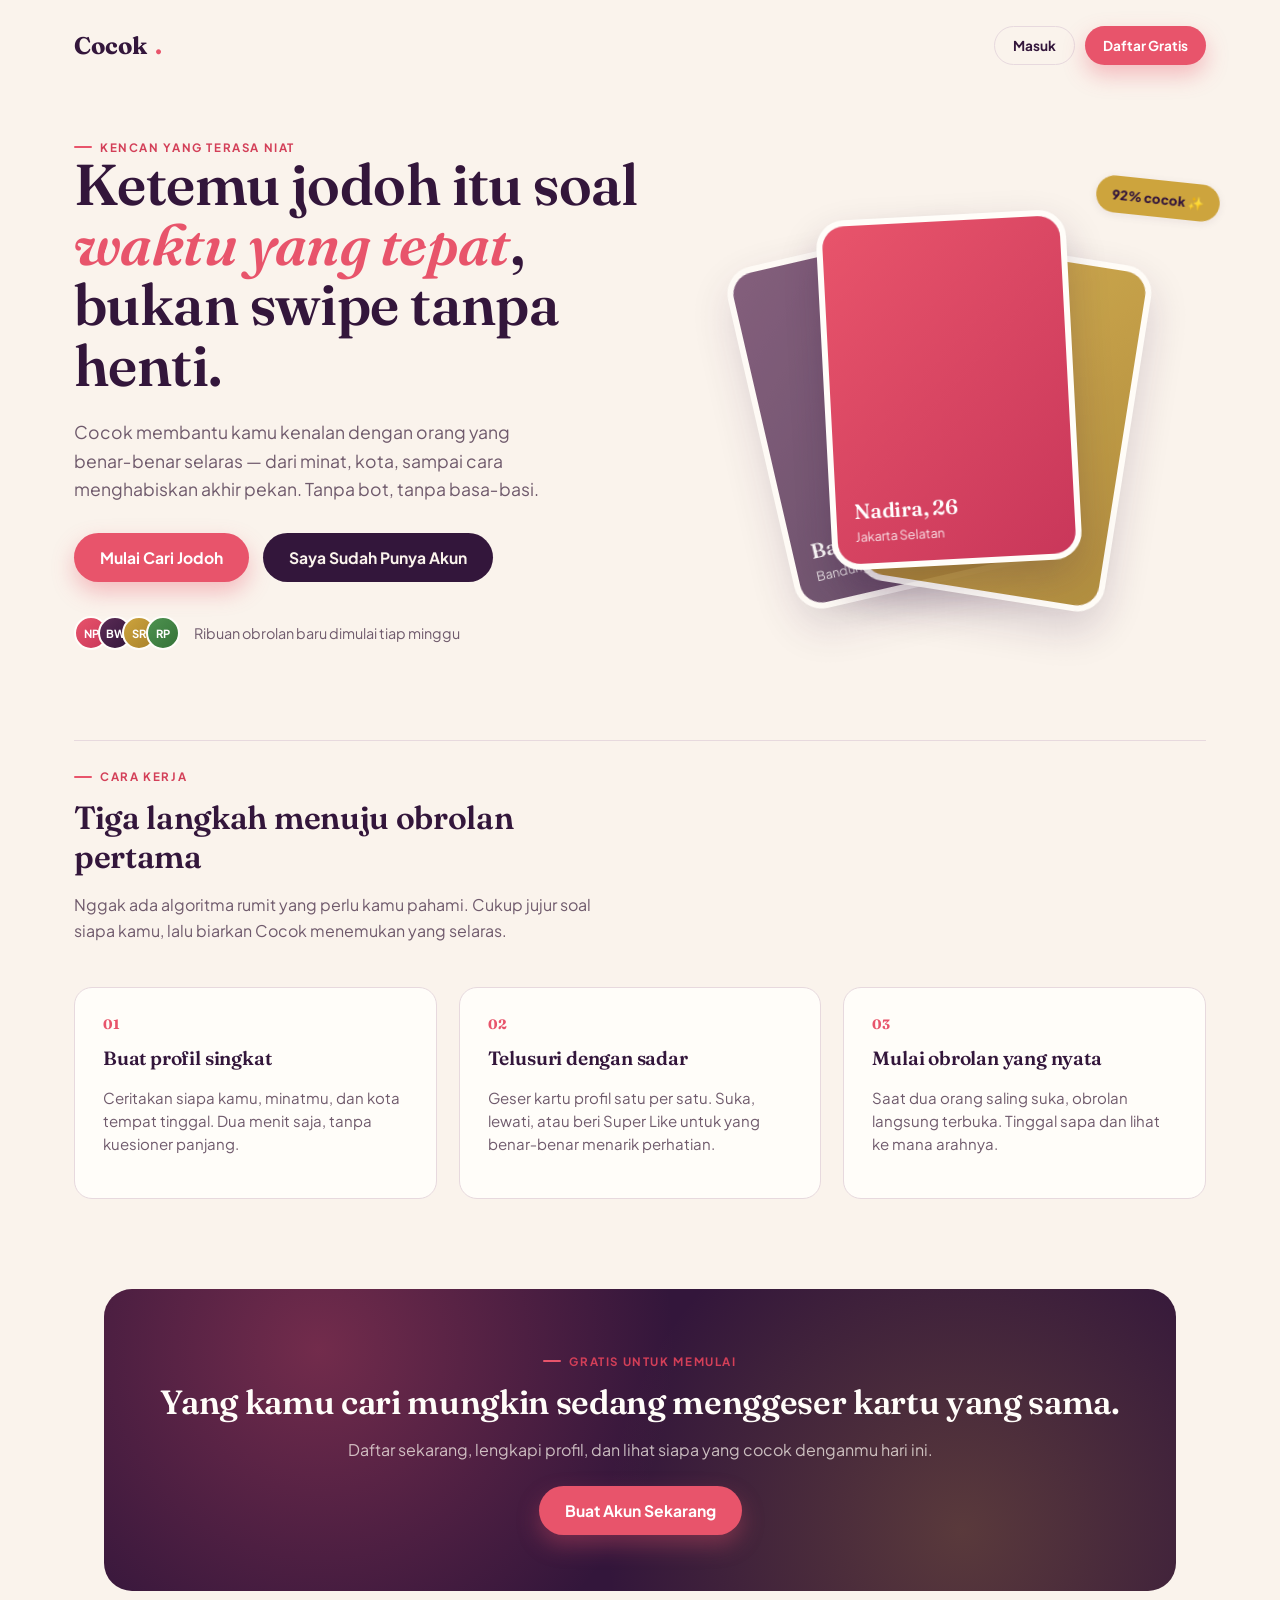
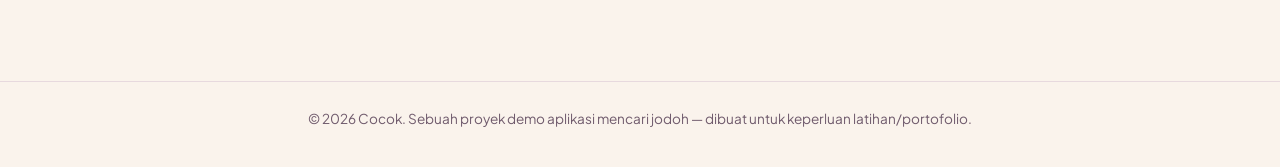
<file: index.html>
<!DOCTYPE html>
<html lang="id">
<head>
<meta charset="UTF-8" />
<meta name="viewport" content="width=device-width, initial-scale=1.0" />
<title>Cocok — Temukan yang Cocok, Bukan yang Instan</title>
<link rel="stylesheet" href="css/style.css" />
</head>
<body>

<div class="wrap">
  <nav class="landing-nav">
    <div class="logo">Cocok<span class="dot">.</span></div>
    <div style="display:flex; gap:10px;">
      <a href="pages/login.html" class="btn btn-outline btn-sm">Masuk</a>
      <a href="pages/register.html" class="btn btn-primary btn-sm">Daftar Gratis</a>
    </div>
  </nav>

  <section class="hero">
    <div>
      <span class="eyebrow">Kencan yang terasa niat</span>
      <h1>Ketemu jodoh itu soal <em>waktu yang tepat</em>,<br/>bukan swipe tanpa henti.</h1>
      <p class="lede">Cocok membantu kamu kenalan dengan orang yang benar‑benar selaras — dari minat, kota, sampai cara menghabiskan akhir pekan. Tanpa bot, tanpa basa‑basi.</p>
      <div class="hero-actions">
        <a href="pages/register.html" class="btn btn-primary">Mulai Cari Jodoh</a>
        <a href="pages/login.html" class="btn btn-dark">Saya Sudah Punya Akun</a>
      </div>
      <div class="trust-row">
        <div class="avatar-cluster">
          <div class="mini-avatar" style="background:linear-gradient(135deg,#E8546B,#C9375A)">NP</div>
          <div class="mini-avatar" style="background:linear-gradient(135deg,#5B2C56,#33163B)">BW</div>
          <div class="mini-avatar" style="background:linear-gradient(135deg,#CDA43D,#A9822B)">SR</div>
          <div class="mini-avatar" style="background:linear-gradient(135deg,#4E9350,#357238)">RP</div>
        </div>
        <span>Ribuan obrolan baru dimulai tiap minggu</span>
      </div>
    </div>

    <div class="card-stack">
      <div class="stack-badge">92% cocok ✨</div>
      <div class="stack-card back-2">
        <div class="avatar-fill" style="background:linear-gradient(135deg,#5B2C56,#33163B)">
          <div><h4>Bagas, 29</h4><span>Bandung</span></div>
        </div>
      </div>
      <div class="stack-card back-1">
        <div class="avatar-fill" style="background:linear-gradient(135deg,#CDA43D,#A9822B)">
          <div><h4>Salsa, 24</h4><span>Surabaya</span></div>
        </div>
      </div>
      <div class="stack-card front">
        <div class="avatar-fill" style="background:linear-gradient(135deg,#E8546B,#C9375A)">
          <div><h4>Nadira, 26</h4><span>Jakarta Selatan</span></div>
        </div>
      </div>
    </div>
  </section>

  <section class="features">
    <div class="features-head">
      <span class="eyebrow">Cara kerja</span>
      <h2>Tiga langkah menuju obrolan pertama</h2>
      <p>Nggak ada algoritma rumit yang perlu kamu pahami. Cukup jujur soal siapa kamu, lalu biarkan Cocok menemukan yang selaras.</p>
    </div>
    <div class="feature-grid">
      <div class="feature-card">
        <span class="num">01</span>
        <h3>Buat profil singkat</h3>
        <p>Ceritakan siapa kamu, minatmu, dan kota tempat tinggal. Dua menit saja, tanpa kuesioner panjang.</p>
      </div>
      <div class="feature-card">
        <span class="num">02</span>
        <h3>Telusuri dengan sadar</h3>
        <p>Geser kartu profil satu per satu. Suka, lewati, atau beri Super Like untuk yang benar‑benar menarik perhatian.</p>
      </div>
      <div class="feature-card">
        <span class="num">03</span>
        <h3>Mulai obrolan yang nyata</h3>
        <p>Saat dua orang saling suka, obrolan langsung terbuka. Tinggal sapa dan lihat ke mana arahnya.</p>
      </div>
    </div>
  </section>
</div>

<div class="cta-band">
  <span class="eyebrow">Gratis untuk memulai</span>
  <h2>Yang kamu cari mungkin sedang menggeser kartu yang sama.</h2>
  <p>Daftar sekarang, lengkapi profil, dan lihat siapa yang cocok denganmu hari ini.</p>
  <a href="pages/register.html" class="btn btn-primary">Buat Akun Sekarang</a>
</div>

<footer class="site-footer">
  © 2026 Cocok. Sebuah proyek demo aplikasi mencari jodoh — dibuat untuk keperluan latihan/portofolio.
</footer>

</body>
</html>
</file>
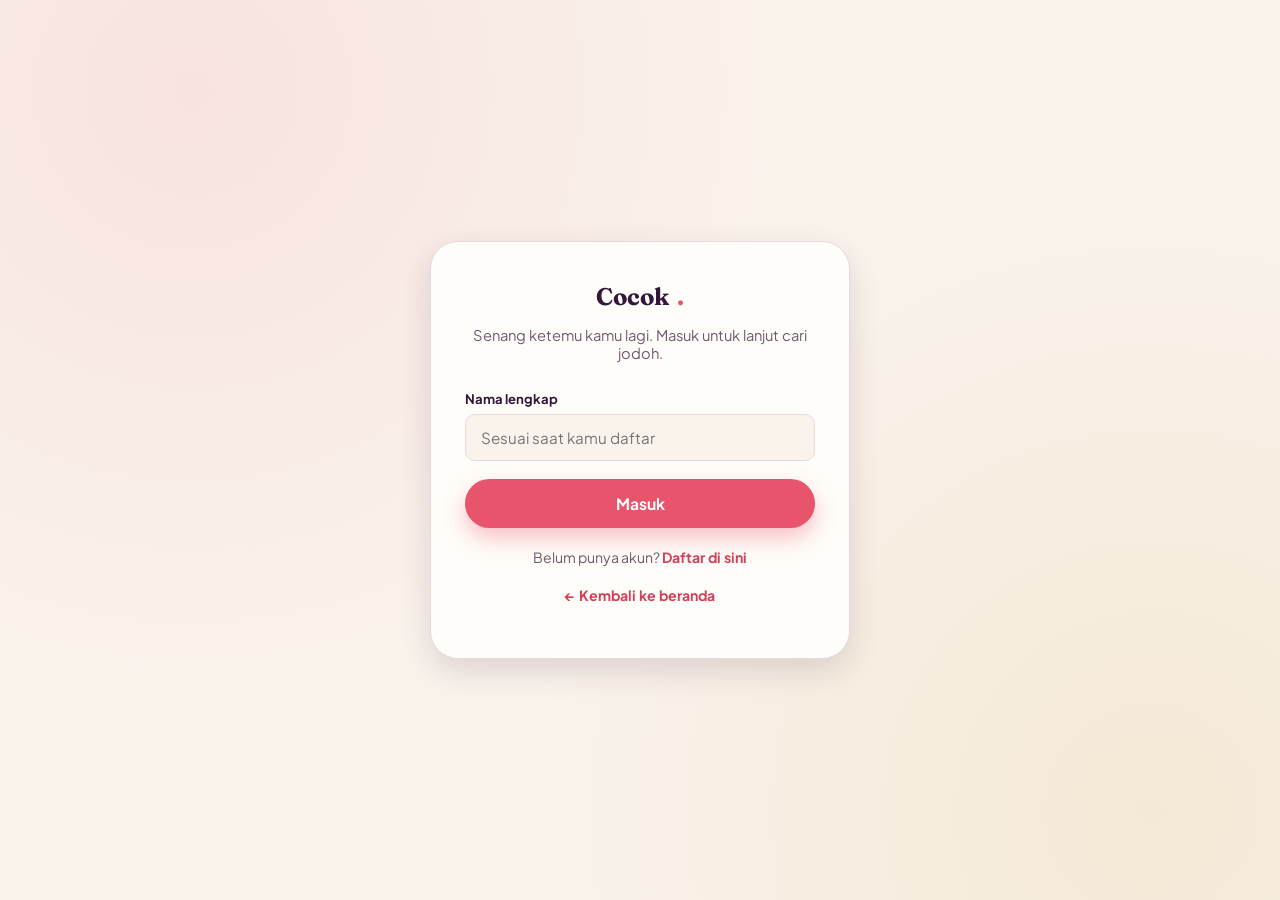
<file: pages/chat.html>
<!DOCTYPE html>
<html lang="id">
<head>
<meta charset="UTF-8" />
<meta name="viewport" content="width=device-width, initial-scale=1.0" />
<title>Obrolan — Cocok</title>
<link rel="stylesheet" href="../css/style.css" />
</head>
<body>

<div class="app-shell">

  <header class="chat-header" id="chatHeader">
    <a href="matches.html" class="icon-btn" style="border:none;" title="Kembali">
      <svg viewBox="0 0 24 24" fill="none" stroke="currentColor" stroke-width="2" stroke-linecap="round" stroke-linejoin="round"><line x1="19" y1="12" x2="5" y2="12"></line><polyline points="12 19 5 12 12 5"></polyline></svg>
    </a>
    <div class="circle-avatar" id="headerAvatar"></div>
    <div>
      <h4 id="headerName"></h4>
      <span class="status">Aktif sekarang</span>
    </div>
  </header>

  <main class="app-main" style="padding-bottom:90px;">
    <div class="chat-thread" id="chatThread"></div>
  </main>

  <div class="chat-input-bar">
    <input type="text" id="chatInput" placeholder="Tulis pesan..." autocomplete="off" />
    <button class="send-btn" id="sendBtn" title="Kirim">
      <svg viewBox="0 0 24 24" fill="currentColor" stroke="none"><path d="M22 2 11 13"></path><path d="M22 2 15 22 11 13 2 9 22 2z"></path></svg>
    </button>
  </div>
</div>

<script src="../js/data.js"></script>
<script src="../js/app.js"></script>
<script>
  const user = requireAuth('login.html');

  const params = new URLSearchParams(window.location.search);
  const profileId = params.get('id');
  const profile = findProfile(profileId);

  if (!profile || !isMatch(profileId)) {
    window.location.href = 'matches.html';
  }

  document.getElementById('headerAvatar').style.cssText += avatarStyle(profile.id);
  document.getElementById('headerAvatar').textContent = initialsOf(profile.name);
  document.getElementById('headerName').textContent = profile.name;

  const thread = document.getElementById('chatThread');

  function renderThread() {
    const messages = getChat(profileId);
    thread.innerHTML = '<div class="chat-day">Kalian baru saja cocok 🎉</div>';
    messages.forEach((m) => {
      const bubble = document.createElement('div');
      bubble.className = 'bubble ' + (m.from === 'me' ? 'me' : 'them');
      bubble.textContent = m.text;
      thread.appendChild(bubble);
    });
    thread.scrollTop = thread.scrollHeight;
    // pastikan main scroll ke bawah juga
    window.scrollTo(0, document.body.scrollHeight);
  }

  function sendMessage() {
    const input = document.getElementById('chatInput');
    const text = input.value.trim();
    if (!text) return;
    pushMessage(profileId, 'me', text);
    input.value = '';
    renderThread();

    // Balasan otomatis untuk simulasi obrolan
    setTimeout(() => {
      pushMessage(profileId, 'them', randomAutoReply());
      renderThread();
    }, 900 + Math.random() * 700);
  }

  document.getElementById('sendBtn').addEventListener('click', sendMessage);
  document.getElementById('chatInput').addEventListener('keydown', (e) => {
    if (e.key === 'Enter') sendMessage();
  });

  renderThread();
</script>
</body>
</html>
</file>
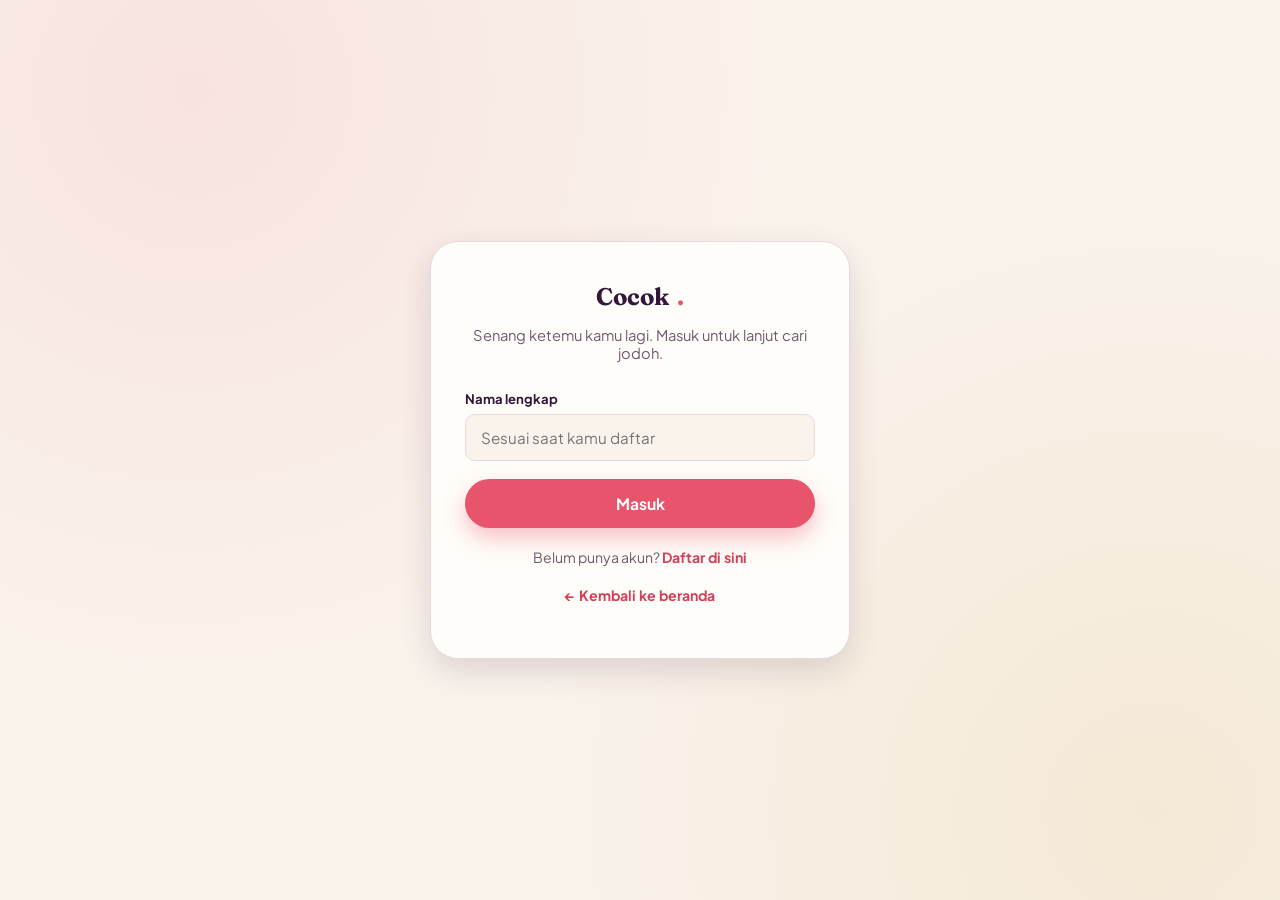
<file: pages/discover.html>
<!DOCTYPE html>
<html lang="id">
<head>
<meta charset="UTF-8" />
<meta name="viewport" content="width=device-width, initial-scale=1.0" />
<title>Jelajahi — Cocok</title>
<link rel="stylesheet" href="../css/style.css" />
</head>
<body>

<div class="app-shell">

  <header class="app-topbar">
    <div class="logo">Cocok<span class="dot">.</span></div>
    <a href="profile.html" class="icon-btn" title="Profil saya">
      <svg viewBox="0 0 24 24" fill="none" stroke="currentColor" stroke-width="2" stroke-linecap="round" stroke-linejoin="round"><path d="M20 21v-2a4 4 0 0 0-4-4H8a4 4 0 0 0-4 4v2"></path><circle cx="12" cy="7" r="4"></circle></svg>
    </a>
  </header>

  <main class="app-main">
    <div class="discover-stage" id="discoverStage">
      <!-- kartu profil dirender oleh JS -->
    </div>

    <div class="swipe-actions">
      <button class="swipe-btn pass" id="btnPass" title="Lewati">
        <svg viewBox="0 0 24 24" fill="none" stroke="currentColor" stroke-width="2.5" stroke-linecap="round" stroke-linejoin="round"><line x1="18" y1="6" x2="6" y2="18"></line><line x1="6" y1="6" x2="18" y2="18"></line></svg>
      </button>
      <button class="swipe-btn like" id="btnLike" title="Suka">
        <svg viewBox="0 0 24 24" fill="currentColor" stroke="none"><path d="M20.84 4.61a5.5 5.5 0 0 0-7.78 0L12 5.67l-1.06-1.06a5.5 5.5 0 0 0-7.78 7.78l1.06 1.06L12 21.23l7.78-7.78 1.06-1.06a5.5 5.5 0 0 0 0-7.78z"></path></svg>
      </button>
      <button class="swipe-btn super" id="btnSuper" title="Super Like">
        <svg viewBox="0 0 24 24" fill="currentColor" stroke="none"><polygon points="12 2 15.09 8.26 22 9.27 17 14.14 18.18 21.02 12 17.77 5.82 21.02 7 14.14 2 9.27 8.91 8.26 12 2"></polygon></svg>
      </button>
    </div>
  </main>

  <nav class="bottom-nav">
    <a href="discover.html" class="nav-item active">
      <svg viewBox="0 0 24 24" fill="none" stroke="currentColor" stroke-width="2" stroke-linecap="round" stroke-linejoin="round"><circle cx="12" cy="12" r="10"></circle><polygon points="16.24 7.76 14.12 14.12 7.76 16.24 9.88 9.88 16.24 7.76"></polygon></svg>
      Jelajah
    </a>
    <a href="matches.html" class="nav-item">
      <svg viewBox="0 0 24 24" fill="none" stroke="currentColor" stroke-width="2" stroke-linecap="round" stroke-linejoin="round"><path d="M20.84 4.61a5.5 5.5 0 0 0-7.78 0L12 5.67l-1.06-1.06a5.5 5.5 0 0 0-7.78 7.78l1.06 1.06L12 21.23l7.78-7.78 1.06-1.06a5.5 5.5 0 0 0 0-7.78z"></path></svg>
      Cocok
    </a>
    <a href="matches.html" class="nav-item">
      <svg viewBox="0 0 24 24" fill="none" stroke="currentColor" stroke-width="2" stroke-linecap="round" stroke-linejoin="round"><path d="M21 11.5a8.38 8.38 0 0 1-.9 3.8 8.5 8.5 0 0 1-7.6 4.7 8.38 8.38 0 0 1-3.8-.9L3 21l1.9-5.7a8.38 8.38 0 0 1-.9-3.8 8.5 8.5 0 0 1 4.7-7.6 8.38 8.38 0 0 1 3.8-.9h.5a8.48 8.48 0 0 1 8 8v.5z"></path></svg>
      Chat
    </a>
    <a href="profile.html" class="nav-item">
      <svg viewBox="0 0 24 24" fill="none" stroke="currentColor" stroke-width="2" stroke-linecap="round" stroke-linejoin="round"><path d="M20 21v-2a4 4 0 0 0-4-4H8a4 4 0 0 0-4 4v2"></path><circle cx="12" cy="7" r="4"></circle></svg>
      Profil
    </a>
  </nav>
</div>

<!-- Modal Match -->
<div class="match-overlay" id="matchOverlay">
  <div class="match-modal">
    <span class="eyebrow">Selamat</span>
    <h2>Ini Cocok!</h2>
    <div class="match-avatars" id="matchAvatars"></div>
    <p id="matchText">Kalian saling suka. Mulai sapa duluan, yuk!</p>
    <button class="btn btn-primary" id="btnGoChat">Kirim Pesan</button>
    <button class="btn btn-outline" id="btnKeepSwiping">Lanjut Jelajah</button>
  </div>
</div>

<script src="../js/data.js"></script>
<script src="../js/app.js"></script>
<script>
  const user = requireAuth('login.html');

  const stage = document.getElementById('discoverStage');
  let matchedProfileId = null;

  function remainingProfiles() {
    const idx = getDeckIndex();
    return PROFILES.slice(idx);
  }

  function renderDeck() {
    stage.innerHTML = '';
    const queue = remainingProfiles().slice(0, 3);

    if (queue.length === 0) {
      stage.innerHTML = `
        <div class="deck-empty">
          <svg width="52" height="52" viewBox="0 0 24 24" fill="none" stroke="#E8546B" stroke-width="1.6"><circle cx="12" cy="12" r="10"></circle><line x1="12" y1="8" x2="12" y2="12"></line><line x1="12" y1="16" x2="12.01" y2="16"></line></svg>
          <h3>Profil hari ini sudah habis</h3>
          <p>Kembali lagi nanti untuk melihat profil baru, atau ulangi dari awal untuk demo.</p>
          <button class="btn btn-dark btn-sm" id="btnRestart" style="margin-top:14px;">Ulangi dari Awal</button>
        </div>`;
      document.getElementById('btnRestart').addEventListener('click', () => {
        resetDeck();
        renderDeck();
      });
      return;
    }

    // render dari belakang ke depan supaya urutan DOM benar
    queue.slice().reverse().forEach((profile, revIdx) => {
      const depth = queue.length - 1 - revIdx; // 0 = kartu paling depan
      const el = document.createElement('div');
      el.className = 'swipe-card';
      el.style.zIndex = 10 - depth;
      if (depth > 0) {
        el.style.transform = `scale(${1 - depth * 0.045}) translateY(${depth * 14}px)`;
        el.style.opacity = depth === 2 ? '0.7' : '0.9';
      }
      el.dataset.id = profile.id;

      el.innerHTML = `
        <div class="photo-fill" style="${avatarStyle(profile.id)}">
          <div class="card-info">
            <h3>${profile.name} <span class="age">${profile.age}</span></h3>
            <div class="loc">📍 ${profile.city}</div>
            <div class="tag-row">
              ${profile.interests.map((t) => `<span class="tag">${t}</span>`).join('')}
            </div>
          </div>
        </div>
        <div class="swipe-stamp stamp-like">SUKA</div>
        <div class="swipe-stamp stamp-nope">LEWAT</div>
      `;
      stage.appendChild(el);

      if (depth === 0) attachDrag(el, profile.id);
    });
  }

  function attachDrag(card, profileId) {
    let startX = 0, startY = 0, dx = 0, dy = 0, dragging = false;
    const likeStamp = card.querySelector('.stamp-like');
    const nopeStamp = card.querySelector('.stamp-nope');

    card.style.transition = 'none';

    function onDown(e) {
      dragging = true;
      const p = e.touches ? e.touches[0] : e;
      startX = p.clientX; startY = p.clientY;
      card.style.transition = 'none';
    }
    function onMove(e) {
      if (!dragging) return;
      const p = e.touches ? e.touches[0] : e;
      dx = p.clientX - startX;
      dy = p.clientY - startY;
      const rotate = dx / 18;
      card.style.transform = `translate(${dx}px, ${dy}px) rotate(${rotate}deg)`;
      likeStamp.style.opacity = Math.max(0, Math.min(1, dx / 90));
      nopeStamp.style.opacity = Math.max(0, Math.min(1, -dx / 90));
    }
    function onUp() {
      if (!dragging) return;
      dragging = false;
      const threshold = 110;
      if (dx > threshold) {
        finishSwipe(card, profileId, 'like');
      } else if (dx < -threshold) {
        finishSwipe(card, profileId, 'pass');
      } else {
        card.style.transition = 'transform .3s ease';
        card.style.transform = '';
        likeStamp.style.opacity = 0;
        nopeStamp.style.opacity = 0;
      }
      dx = 0; dy = 0;
    }

    card.addEventListener('pointerdown', onDown);
    window.addEventListener('pointermove', onMove);
    window.addEventListener('pointerup', onUp);

    card._cleanup = () => {
      window.removeEventListener('pointermove', onMove);
      window.removeEventListener('pointerup', onUp);
    };
  }

  function finishSwipe(card, profileId, action) {
    card.style.transition = 'transform .4s ease, opacity .4s ease';
    const flyX = action === 'like' ? 700 : -700;
    card.style.transform = `translate(${flyX}px, -40px) rotate(${flyX / 18}deg)`;
    card.style.opacity = '0';
    if (card._cleanup) card._cleanup();

    setTimeout(() => {
      setDeckIndex(getDeckIndex() + 1);
      if (action === 'like') handleLike(profileId, false);
      else renderDeck();
    }, 380);
  }

  function handleLike(profileId, isSuper) {
    const matched = tryMatch(profileId, isSuper);
    if (matched) {
      openMatchModal(profileId);
    } else {
      renderDeck();
    }
  }

  function openMatchModal(profileId) {
    matchedProfileId = profileId;
    const profile = findProfile(profileId);
    const avatarsEl = document.getElementById('matchAvatars');
    avatarsEl.innerHTML = `
      <div class="m-avatar" style="${avatarStyle(user.name)}">${initialsOf(user.name)}</div>
      <div class="m-avatar" style="${avatarStyle(profile.id)}">${initialsOf(profile.name)}</div>
    `;
    document.getElementById('matchText').textContent =
      `Kamu dan ${profile.name.split(' ')[0]} saling suka. Mulai sapa duluan, yuk!`;
    document.getElementById('matchOverlay').classList.add('show');
  }

  document.getElementById('btnGoChat').addEventListener('click', () => {
    if (matchedProfileId) window.location.href = `chat.html?id=${matchedProfileId}`;
  });
  document.getElementById('btnKeepSwiping').addEventListener('click', () => {
    document.getElementById('matchOverlay').classList.remove('show');
    renderDeck();
  });

  document.getElementById('btnPass').addEventListener('click', () => {
    const top = stage.querySelector('.swipe-card:last-child') || stage.querySelector('.swipe-card');
    const topCard = [...stage.querySelectorAll('.swipe-card')].find((c) => c.style.zIndex == 10);
    if (topCard) finishSwipe(topCard, topCard.dataset.id, 'pass');
  });
  document.getElementById('btnLike').addEventListener('click', () => {
    const topCard = [...stage.querySelectorAll('.swipe-card')].find((c) => c.style.zIndex == 10);
    if (topCard) finishSwipe(topCard, topCard.dataset.id, 'like');
  });
  document.getElementById('btnSuper').addEventListener('click', () => {
    const topCard = [...stage.querySelectorAll('.swipe-card')].find((c) => c.style.zIndex == 10);
    if (!topCard) return;
    const profileId = topCard.dataset.id;
    topCard.style.transition = 'transform .4s ease, opacity .4s ease';
    topCard.style.transform = 'translateY(-700px) rotate(0deg)';
    topCard.style.opacity = '0';
    setTimeout(() => {
      setDeckIndex(getDeckIndex() + 1);
      handleLike(profileId, true);
    }, 380);
  });

  renderDeck();
</script>
</body>
</html>
</file>
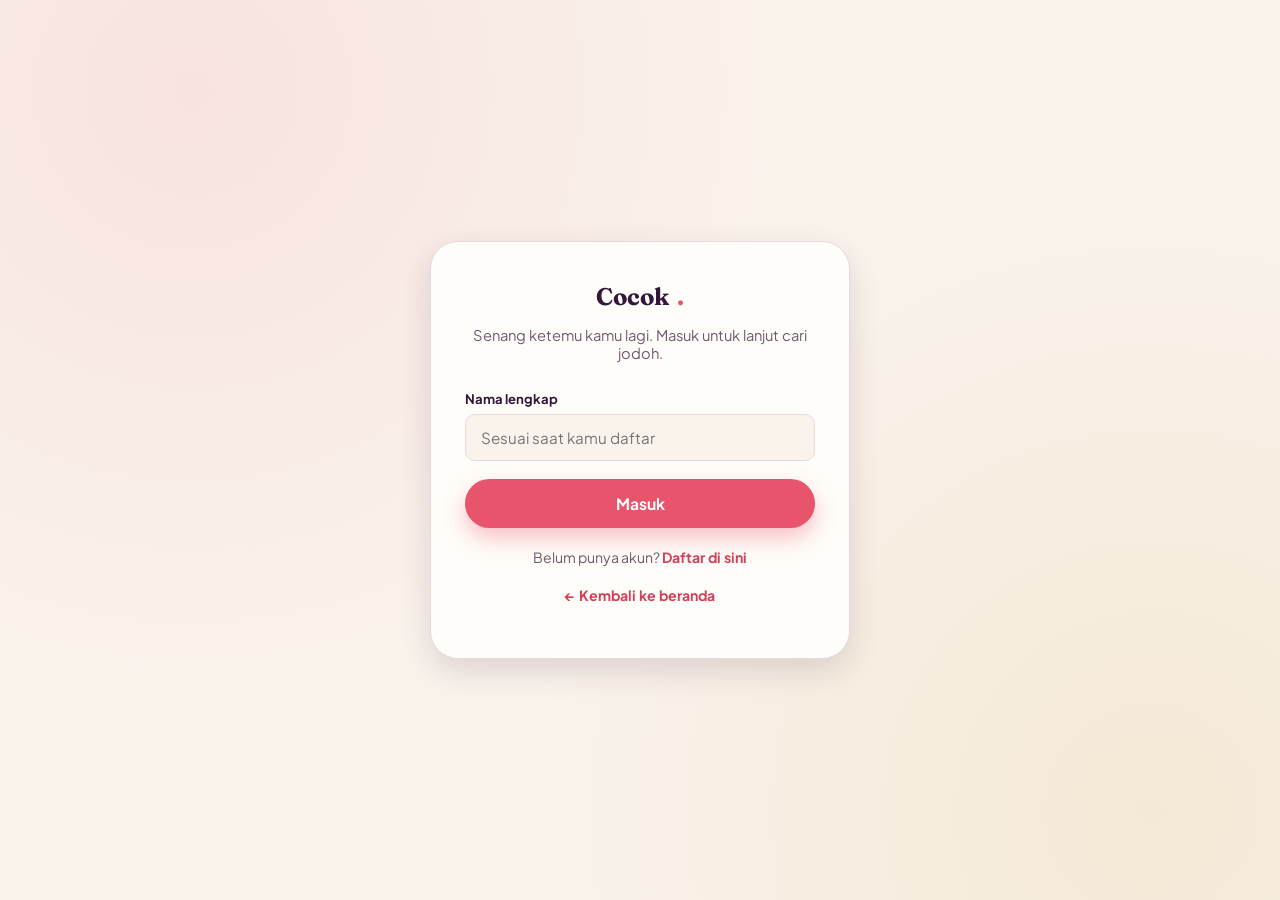
<file: pages/login.html>
<!DOCTYPE html>
<html lang="id">
<head>
<meta charset="UTF-8" />
<meta name="viewport" content="width=device-width, initial-scale=1.0" />
<title>Masuk — Cocok</title>
<link rel="stylesheet" href="../css/style.css" />
</head>
<body>

<div class="auth-page">
  <div class="auth-card">
    <div class="logo">Cocok<span class="dot">.</span></div>
    <p class="auth-sub">Senang ketemu kamu lagi. Masuk untuk lanjut cari jodoh.</p>

    <div class="form-error" id="formError">Nama tidak ditemukan. Coba daftar dulu, yuk.</div>

    <form id="loginForm">
      <div class="field">
        <label for="name">Nama lengkap</label>
        <input type="text" id="name" placeholder="Sesuai saat kamu daftar" required />
      </div>
      <button type="submit" class="btn btn-primary btn-block">Masuk</button>
    </form>

    <p class="auth-switch">Belum punya akun? <a href="register.html">Daftar di sini</a></p>
    <p class="auth-switch"><a href="../index.html">&larr; Kembali ke beranda</a></p>
  </div>
</div>

<script src="../js/data.js"></script>
<script src="../js/app.js"></script>
<script>
  // Jika sudah login, langsung ke halaman discover
  if (getUser()) window.location.href = 'discover.html';

  document.getElementById('loginForm').addEventListener('submit', function (e) {
    e.preventDefault();
    const name = document.getElementById('name').value.trim();
    const existing = getUser();
    const errorBox = document.getElementById('formError');

    // Simulasi login sederhana: jika belum pernah ada akun tersimpan sama sekali,
    // arahkan ke pendaftaran. Jika ada, cukup cocokkan nama secara longgar.
    const savedRaw = localStorage.getItem('cocok_user');
    if (!savedRaw) {
      errorBox.classList.add('show');
      return;
    }
    const saved = JSON.parse(savedRaw);
    if (saved.name.toLowerCase() !== name.toLowerCase()) {
      errorBox.textContent = 'Nama tidak cocok dengan akun tersimpan di perangkat ini.';
      errorBox.classList.add('show');
      return;
    }
    window.location.href = 'discover.html';
  });
</script>
</body>
</html>
</file>
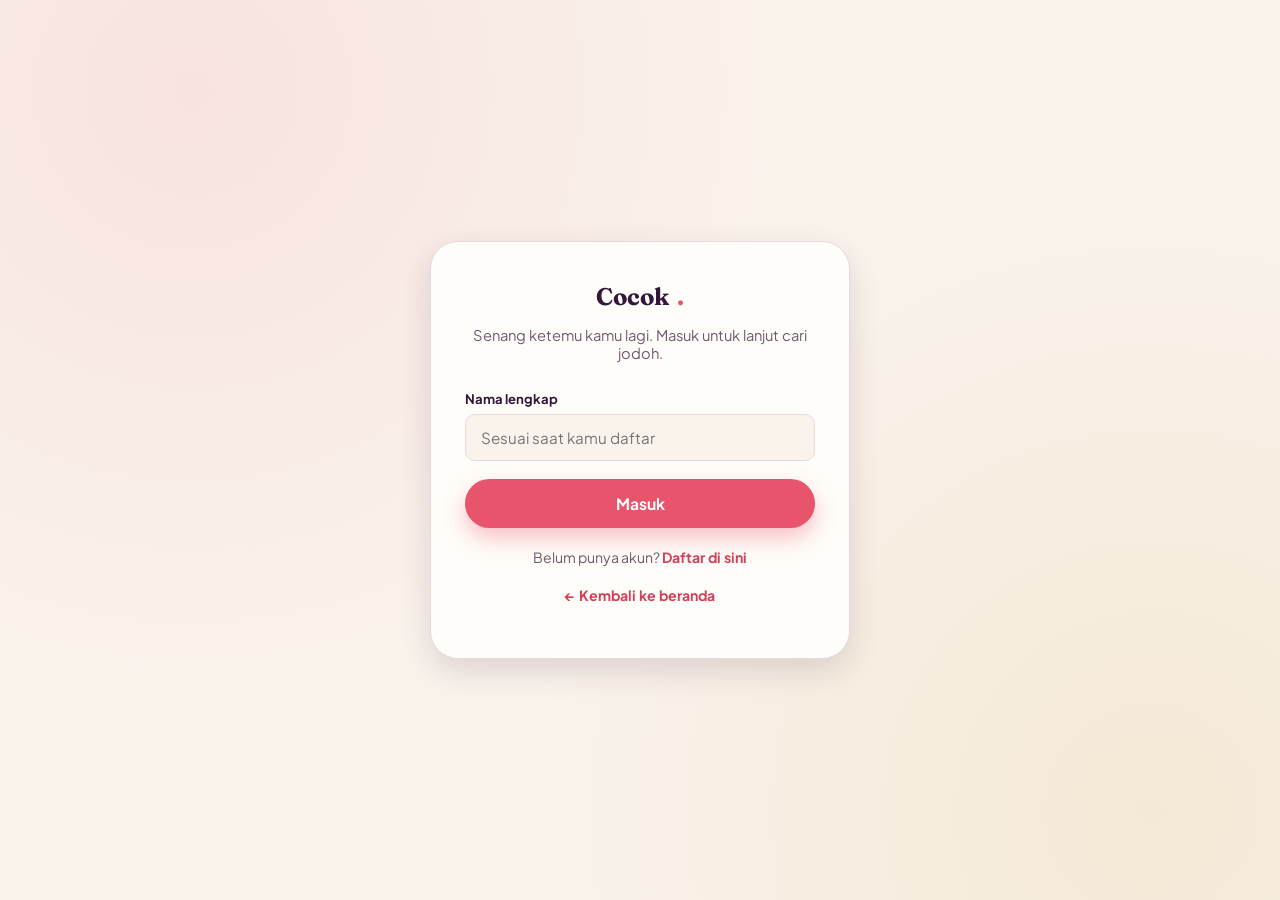
<file: pages/matches.html>
<!DOCTYPE html>
<html lang="id">
<head>
<meta charset="UTF-8" />
<meta name="viewport" content="width=device-width, initial-scale=1.0" />
<title>Kecocokan &amp; Chat — Cocok</title>
<link rel="stylesheet" href="../css/style.css" />
</head>
<body>

<div class="app-shell">

  <header class="app-topbar">
    <div class="logo">Cocok<span class="dot">.</span></div>
    <a href="profile.html" class="icon-btn" title="Profil saya">
      <svg viewBox="0 0 24 24" fill="none" stroke="currentColor" stroke-width="2" stroke-linecap="round" stroke-linejoin="round"><path d="M20 21v-2a4 4 0 0 0-4-4H8a4 4 0 0 0-4 4v2"></path><circle cx="12" cy="7" r="4"></circle></svg>
    </a>
  </header>

  <main class="app-main" id="mainContent">
    <!-- diisi JS -->
  </main>

  <nav class="bottom-nav">
    <a href="discover.html" class="nav-item">
      <svg viewBox="0 0 24 24" fill="none" stroke="currentColor" stroke-width="2" stroke-linecap="round" stroke-linejoin="round"><circle cx="12" cy="12" r="10"></circle><polygon points="16.24 7.76 14.12 14.12 7.76 16.24 9.88 9.88 16.24 7.76"></polygon></svg>
      Jelajah
    </a>
    <a href="matches.html" class="nav-item active">
      <svg viewBox="0 0 24 24" fill="none" stroke="currentColor" stroke-width="2" stroke-linecap="round" stroke-linejoin="round"><path d="M20.84 4.61a5.5 5.5 0 0 0-7.78 0L12 5.67l-1.06-1.06a5.5 5.5 0 0 0-7.78 7.78l1.06 1.06L12 21.23l7.78-7.78 1.06-1.06a5.5 5.5 0 0 0 0-7.78z"></path></svg>
      Cocok
    </a>
    <a href="matches.html" class="nav-item">
      <svg viewBox="0 0 24 24" fill="none" stroke="currentColor" stroke-width="2" stroke-linecap="round" stroke-linejoin="round"><path d="M21 11.5a8.38 8.38 0 0 1-.9 3.8 8.5 8.5 0 0 1-7.6 4.7 8.38 8.38 0 0 1-3.8-.9L3 21l1.9-5.7a8.38 8.38 0 0 1-.9-3.8 8.5 8.5 0 0 1 4.7-7.6 8.38 8.38 0 0 1 3.8-.9h.5a8.48 8.48 0 0 1 8 8v.5z"></path></svg>
      Chat
    </a>
    <a href="profile.html" class="nav-item">
      <svg viewBox="0 0 24 24" fill="none" stroke="currentColor" stroke-width="2" stroke-linecap="round" stroke-linejoin="round"><path d="M20 21v-2a4 4 0 0 0-4-4H8a4 4 0 0 0-4 4v2"></path><circle cx="12" cy="7" r="4"></circle></svg>
      Profil
    </a>
  </nav>
</div>

<script src="../js/data.js"></script>
<script src="../js/app.js"></script>
<script>
  requireAuth('login.html');

  const main = document.getElementById('mainContent');
  const matches = getMatches();

  if (matches.length === 0) {
    main.innerHTML = `
      <div class="empty-state">
        <svg width="54" height="54" viewBox="0 0 24 24" fill="none" stroke="#E8546B" stroke-width="1.6"><path d="M20.84 4.61a5.5 5.5 0 0 0-7.78 0L12 5.67l-1.06-1.06a5.5 5.5 0 0 0-7.78 7.78l1.06 1.06L12 21.23l7.78-7.78 1.06-1.06a5.5 5.5 0 0 0 0-7.78z"></path></svg>
        <h3>Belum ada kecocokan</h3>
        <p>Mulai jelajahi profil dan geser kartu untuk menemukan yang cocok denganmu.</p>
        <a href="discover.html" class="btn btn-primary btn-sm" style="margin-top:16px;">Mulai Jelajah</a>
      </div>`;
  } else {
    const newRow = document.createElement('div');
    newRow.innerHTML = `
      <div class="section-title">
        <h2>Kecocokan Baru</h2>
        <p>${matches.length} orang saling suka denganmu</p>
      </div>
      <div class="new-matches-row" id="newMatchesRow"></div>
      <div class="section-title">
        <h2>Pesan</h2>
      </div>
      <div class="chat-list" id="chatList"></div>
    `;
    main.appendChild(newRow);

    const rowEl = document.getElementById('newMatchesRow');
    const listEl = document.getElementById('chatList');

    matches.forEach((id) => {
      const profile = findProfile(id);
      if (!profile) return;

      const item = document.createElement('a');
      item.href = `chat.html?id=${id}`;
      item.className = 'new-match-item';
      item.innerHTML = `
        <div class="circle-avatar" style="${avatarStyle(profile.id)}">${initialsOf(profile.name)}</div>
        <span>${profile.name.split(' ')[0]}</span>
      `;
      rowEl.appendChild(item);

      const last = lastMessage(id);
      const row = document.createElement('a');
      row.href = `chat.html?id=${id}`;
      row.className = 'chat-row';
      row.innerHTML = `
        <div class="circle-avatar" style="${avatarStyle(profile.id)}">${initialsOf(profile.name)}</div>
        <div class="chat-meta">
          <div class="top-line">
            <h4>${profile.name}</h4>
            ${last ? `<time>${formatTime(last.time)}</time>` : ''}
          </div>
          <p>${last ? (last.from === 'me' ? 'Kamu: ' : '') + last.text : 'Kalian baru saja cocok. Sapa duluan yuk!'}</p>
        </div>
        ${last && last.from === 'them' ? '<span class="unread-dot"></span>' : ''}
      `;
      listEl.appendChild(row);
    });
  }
</script>
</body>
</html>
</file>
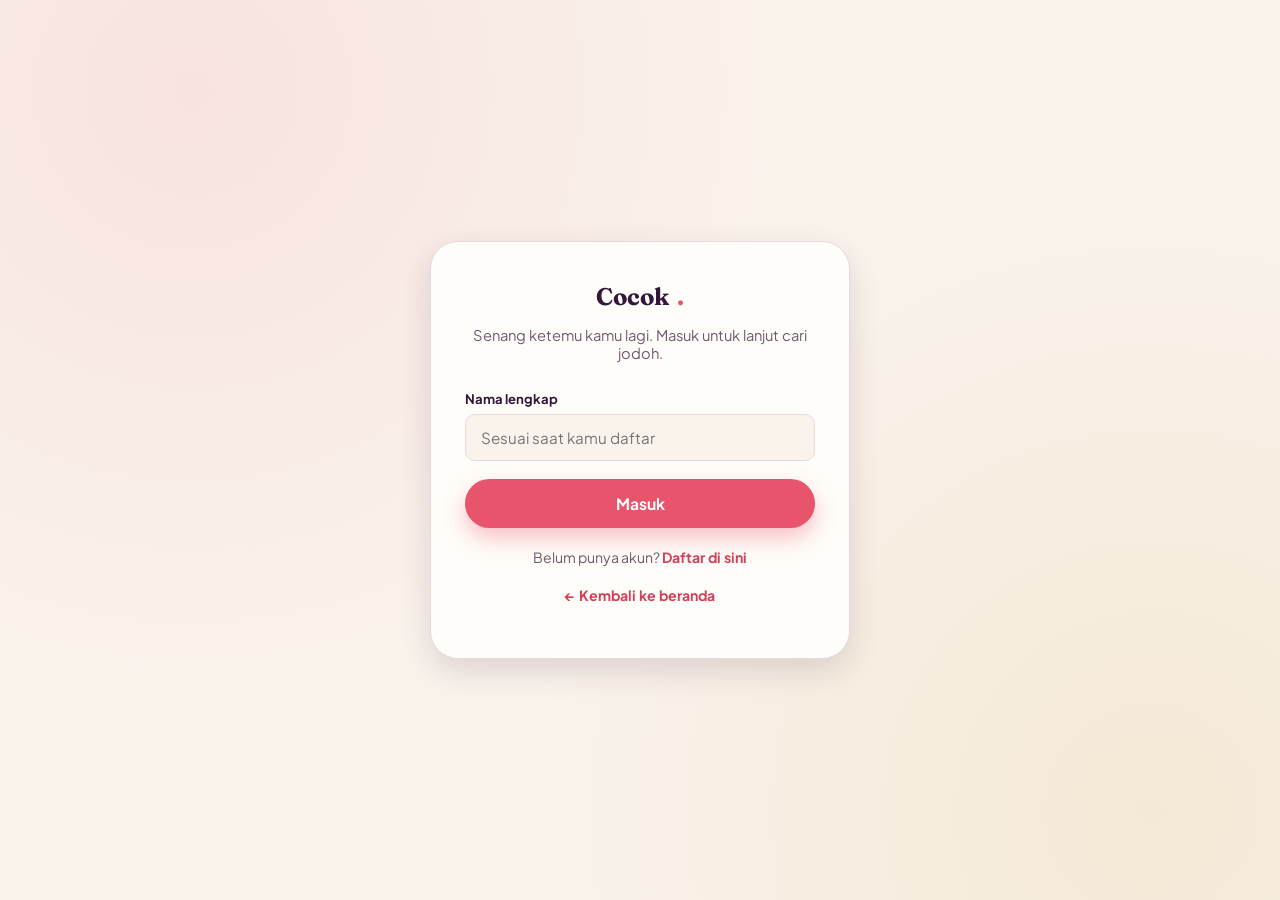
<file: pages/profile.html>
<!DOCTYPE html>
<html lang="id">
<head>
<meta charset="UTF-8" />
<meta name="viewport" content="width=device-width, initial-scale=1.0" />
<title>Profil Saya — Cocok</title>
<link rel="stylesheet" href="../css/style.css" />
</head>
<body>

<div class="app-shell">

  <header class="app-topbar">
    <div class="logo">Cocok<span class="dot">.</span></div>
    <button class="icon-btn" id="logoutBtn" title="Keluar">
      <svg viewBox="0 0 24 24" fill="none" stroke="currentColor" stroke-width="2" stroke-linecap="round" stroke-linejoin="round"><path d="M9 21H5a2 2 0 0 1-2-2V5a2 2 0 0 1 2-2h4"></path><polyline points="16 17 21 12 16 7"></polyline><line x1="21" y1="12" x2="9" y2="12"></line></svg>
    </button>
  </header>

  <main class="app-main">
    <div class="profile-hero">
      <div class="circle-avatar" id="profileAvatar"></div>
      <h2 id="profileName"></h2>
      <p id="profileLoc"></p>

      <div class="stats-row">
        <div class="stat"><strong id="statLiked">0</strong><span>Disukai</span></div>
        <div class="stat"><strong id="statMatches">0</strong><span>Cocok</span></div>
        <div class="stat"><strong id="statChats">0</strong><span>Obrolan</span></div>
      </div>
    </div>

    <div class="profile-section">
      <h3>Tentang Saya</h3>
      <div class="info-card">
        <p id="profileBio"></p>
      </div>
    </div>

    <div class="profile-section">
      <h3>Minat</h3>
      <div class="tag-row" id="profileInterests"></div>
    </div>

    <div class="profile-section">
      <h3>Ubah Bio</h3>
      <div class="field">
        <textarea id="editBio" placeholder="Ceritakan tentang dirimu..."></textarea>
      </div>
      <button class="btn btn-primary btn-block" id="saveBioBtn">Simpan Perubahan</button>
    </div>

    <div class="profile-section">
      <button class="btn btn-outline btn-block" id="logoutBtn2">Keluar dari Akun</button>
    </div>
  </main>

  <nav class="bottom-nav">
    <a href="discover.html" class="nav-item">
      <svg viewBox="0 0 24 24" fill="none" stroke="currentColor" stroke-width="2" stroke-linecap="round" stroke-linejoin="round"><circle cx="12" cy="12" r="10"></circle><polygon points="16.24 7.76 14.12 14.12 7.76 16.24 9.88 9.88 16.24 7.76"></polygon></svg>
      Jelajah
    </a>
    <a href="matches.html" class="nav-item">
      <svg viewBox="0 0 24 24" fill="none" stroke="currentColor" stroke-width="2" stroke-linecap="round" stroke-linejoin="round"><path d="M20.84 4.61a5.5 5.5 0 0 0-7.78 0L12 5.67l-1.06-1.06a5.5 5.5 0 0 0-7.78 7.78l1.06 1.06L12 21.23l7.78-7.78 1.06-1.06a5.5 5.5 0 0 0 0-7.78z"></path></svg>
      Cocok
    </a>
    <a href="matches.html" class="nav-item">
      <svg viewBox="0 0 24 24" fill="none" stroke="currentColor" stroke-width="2" stroke-linecap="round" stroke-linejoin="round"><path d="M21 11.5a8.38 8.38 0 0 1-.9 3.8 8.5 8.5 0 0 1-7.6 4.7 8.38 8.38 0 0 1-3.8-.9L3 21l1.9-5.7a8.38 8.38 0 0 1-.9-3.8 8.5 8.5 0 0 1 4.7-7.6 8.38 8.38 0 0 1 3.8-.9h.5a8.48 8.48 0 0 1 8 8v.5z"></path></svg>
      Chat
    </a>
    <a href="profile.html" class="nav-item active">
      <svg viewBox="0 0 24 24" fill="none" stroke="currentColor" stroke-width="2" stroke-linecap="round" stroke-linejoin="round"><path d="M20 21v-2a4 4 0 0 0-4-4H8a4 4 0 0 0-4 4v2"></path><circle cx="12" cy="7" r="4"></circle></svg>
      Profil
    </a>
  </nav>
</div>

<script src="../js/data.js"></script>
<script src="../js/app.js"></script>
<script>
  const user = requireAuth('login.html');

  document.getElementById('profileAvatar').style.cssText += avatarStyle(user.name);
  document.getElementById('profileAvatar').textContent = initialsOf(user.name);
  document.getElementById('profileName').textContent = `${user.name}, ${user.age}`;
  document.getElementById('profileLoc').textContent = `📍 ${user.city}`;
  document.getElementById('profileBio').textContent = user.bio;
  document.getElementById('editBio').value = user.bio;

  const interestsEl = document.getElementById('profileInterests');
  (user.interests && user.interests.length ? user.interests : ['Belum ada minat ditambahkan']).forEach((tag) => {
    const span = document.createElement('span');
    span.className = 'tag';
    span.textContent = tag;
    interestsEl.appendChild(span);
  });

  // Statistik
  const liked = getLiked();
  const matches = getMatches();
  const chatsWithMessages = matches.filter((id) => getChat(id).length > 0);
  document.getElementById('statLiked').textContent = liked.length;
  document.getElementById('statMatches').textContent = matches.length;
  document.getElementById('statChats').textContent = chatsWithMessages.length;

  document.getElementById('saveBioBtn').addEventListener('click', () => {
    const newBio = document.getElementById('editBio').value.trim();
    user.bio = newBio || user.bio;
    saveUser(user);
    document.getElementById('profileBio').textContent = user.bio;
    showToast('Bio berhasil diperbarui');
  });

  function doLogout() {
    logoutUser();
    window.location.href = '../index.html';
  }
  document.getElementById('logoutBtn').addEventListener('click', doLogout);
  document.getElementById('logoutBtn2').addEventListener('click', doLogout);
</script>
</body>
</html>
</file>
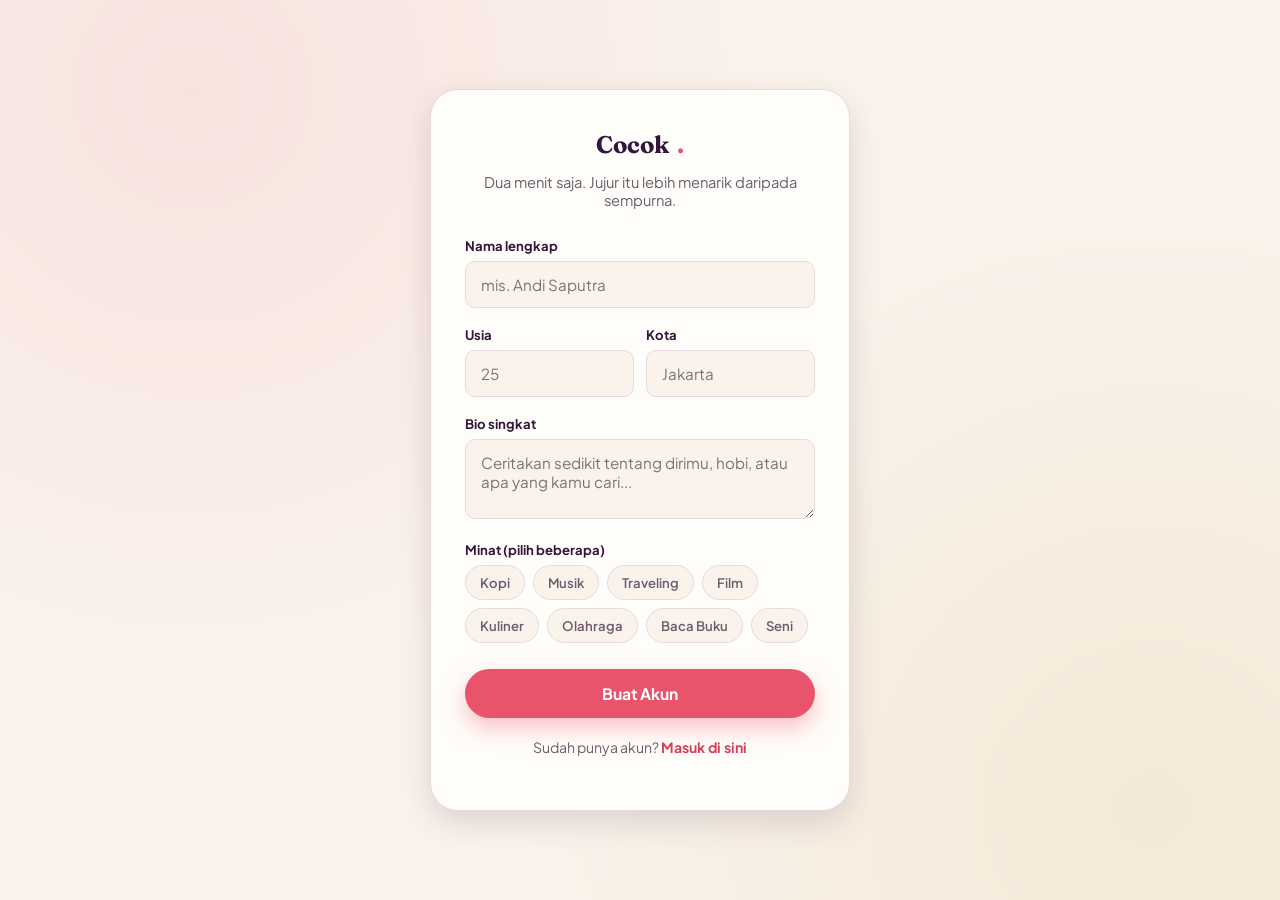
<file: pages/register.html>
<!DOCTYPE html>
<html lang="id">
<head>
<meta charset="UTF-8" />
<meta name="viewport" content="width=device-width, initial-scale=1.0" />
<title>Daftar — Cocok</title>
<link rel="stylesheet" href="../css/style.css" />
</head>
<body>

<div class="auth-page">
  <div class="auth-card">
    <div class="logo">Cocok<span class="dot">.</span></div>
    <p class="auth-sub">Dua menit saja. Jujur itu lebih menarik daripada sempurna.</p>

    <div class="form-error" id="formError">Lengkapi nama, usia, dan kota dulu, ya.</div>

    <form id="registerForm">
      <div class="field">
        <label for="name">Nama lengkap</label>
        <input type="text" id="name" placeholder="mis. Andi Saputra" required />
      </div>
      <div class="field-row">
        <div class="field">
          <label for="age">Usia</label>
          <input type="number" id="age" min="18" max="80" placeholder="25" required />
        </div>
        <div class="field">
          <label for="city">Kota</label>
          <input type="text" id="city" placeholder="Jakarta" required />
        </div>
      </div>
      <div class="field">
        <label for="bio">Bio singkat</label>
        <textarea id="bio" placeholder="Ceritakan sedikit tentang dirimu, hobi, atau apa yang kamu cari..."></textarea>
      </div>
      <div class="field">
        <label>Minat (pilih beberapa)</label>
        <div class="chip-select" id="chipSelect">
          <button type="button" class="chip" data-val="Kopi">Kopi</button>
          <button type="button" class="chip" data-val="Musik">Musik</button>
          <button type="button" class="chip" data-val="Traveling">Traveling</button>
          <button type="button" class="chip" data-val="Film">Film</button>
          <button type="button" class="chip" data-val="Kuliner">Kuliner</button>
          <button type="button" class="chip" data-val="Olahraga">Olahraga</button>
          <button type="button" class="chip" data-val="Baca Buku">Baca Buku</button>
          <button type="button" class="chip" data-val="Seni">Seni</button>
        </div>
      </div>
      <button type="submit" class="btn btn-primary btn-block" style="margin-top:8px;">Buat Akun</button>
    </form>

    <p class="auth-switch">Sudah punya akun? <a href="login.html">Masuk di sini</a></p>
  </div>
</div>

<script src="../js/data.js"></script>
<script src="../js/app.js"></script>
<script>
  if (getUser()) window.location.href = 'discover.html';

  const chips = document.querySelectorAll('.chip');
  const selectedInterests = new Set();
  chips.forEach((chip) => {
    chip.addEventListener('click', () => {
      const val = chip.dataset.val;
      if (selectedInterests.has(val)) {
        selectedInterests.delete(val);
        chip.classList.remove('active');
      } else {
        selectedInterests.add(val);
        chip.classList.add('active');
      }
    });
  });

  document.getElementById('registerForm').addEventListener('submit', function (e) {
    e.preventDefault();
    const name = document.getElementById('name').value.trim();
    const age = document.getElementById('age').value.trim();
    const city = document.getElementById('city').value.trim();
    const bio = document.getElementById('bio').value.trim();
    const errorBox = document.getElementById('formError');

    if (!name || !age || !city) {
      errorBox.classList.add('show');
      return;
    }
    errorBox.classList.remove('show');

    const user = {
      name,
      age,
      city,
      bio: bio || 'Belum menambahkan bio. Klik edit profil untuk melengkapi.',
      interests: Array.from(selectedInterests),
    };
    saveUser(user);
    resetDeck();
    window.location.href = 'discover.html';
  });
</script>
</body>
</html>
</file>
<file: css/style.css>
/* =========================================================
   COCOK — Aplikasi Mencari Jodoh
   Design tokens & komponen utama
   ========================================================= */

@import url('https://fonts.googleapis.com/css2?family=Fraunces:opsz,wght@9..144,400;9..144,500;9..144,600;9..144,700&family=Plus+Jakarta+Sans:wght@400;500;600;700;800&display=swap');

:root{
  /* --- Warna --- */
  --cream:        #FAF3EC;
  --paper:        #FFFDF9;
  --plum-900:     #33163B;
  --plum-800:     #3D1A3A;
  --plum-700:     #5B2C56;
  --plum-100:     #EFE1EC;
  --rose-500:     #E8546B;
  --rose-600:     #D33F58;
  --rose-100:     #FBE1E4;
  --gold-400:     #CDA43D;
  --gold-100:     #F5E9CC;
  --ink:          #241220;
  --ink-soft:     #6F5A6C;
  --line:         #E7D9DE;
  --success:      #4E9350;

  /* --- Tipografi --- */
  --font-display: 'Fraunces', Georgia, serif;
  --font-body:    'Plus Jakarta Sans', system-ui, sans-serif;

  /* --- Radius & bayangan --- */
  --r-sm: 10px;
  --r-md: 18px;
  --r-lg: 28px;
  --r-pill: 999px;
  --shadow-sm: 0 2px 8px rgba(51, 22, 59, 0.08);
  --shadow-md: 0 12px 32px rgba(51, 22, 59, 0.14);
  --shadow-card: 0 18px 40px rgba(51, 22, 59, 0.20);
}

*, *::before, *::after{ box-sizing: border-box; }

html, body{
  margin: 0;
  padding: 0;
  background: var(--cream);
  color: var(--ink);
  font-family: var(--font-body);
  -webkit-font-smoothing: antialiased;
}

body{
  min-height: 100vh;
  display: flex;
  flex-direction: column;
}

img{ max-width: 100%; display:block; }
a{ color: inherit; text-decoration: none; }
button{ font-family: inherit; cursor: pointer; }
input, textarea{ font-family: inherit; }

h1, h2, h3, h4{
  font-family: var(--font-display);
  font-weight: 600;
  margin: 0;
  color: var(--plum-900);
  letter-spacing: -0.01em;
}

.eyebrow{
  font-size: 0.72rem;
  letter-spacing: 0.14em;
  text-transform: uppercase;
  color: var(--rose-600);
  font-weight: 700;
  display: inline-flex;
  align-items: center;
  gap: 8px;
}
.eyebrow::before{
  content: "";
  width: 18px;
  height: 2px;
  background: var(--rose-500);
  display: inline-block;
  border-radius: 2px;
}

:focus-visible{
  outline: 3px solid var(--gold-400);
  outline-offset: 2px;
}

@media (prefers-reduced-motion: reduce){
  *{ animation-duration: 0.001ms !important; animation-iteration-count: 1 !important; transition-duration: 0.001ms !important; }
}

/* =========================================================
   Layout utilitas
   ========================================================= */
.wrap{
  width: 100%;
  max-width: 1180px;
  margin: 0 auto;
  padding: 0 24px;
}

.app-shell{
  width: 100%;
  max-width: 480px;
  margin: 0 auto;
  min-height: 100vh;
  background: var(--paper);
  display: flex;
  flex-direction: column;
  position: relative;
  box-shadow: 0 0 60px rgba(51,22,59,0.08);
}

/* =========================================================
   Tombol
   ========================================================= */
.btn{
  display: inline-flex;
  align-items: center;
  justify-content: center;
  gap: 8px;
  padding: 15px 26px;
  border-radius: var(--r-pill);
  border: none;
  font-weight: 700;
  font-size: 0.98rem;
  transition: transform .15s ease, box-shadow .15s ease, background .15s ease;
}
.btn:active{ transform: scale(0.97); }

.btn-primary{
  background: var(--rose-500);
  color: #fff;
  box-shadow: 0 10px 22px rgba(232,84,107,0.35);
}
.btn-primary:hover{ background: var(--rose-600); }

.btn-dark{
  background: var(--plum-900);
  color: var(--cream);
}
.btn-dark:hover{ background: var(--plum-700); }

.btn-outline{
  background: transparent;
  color: var(--plum-900);
  border: 1.5px solid var(--line);
}
.btn-outline:hover{ border-color: var(--rose-500); color: var(--rose-600); }

.btn-block{ width: 100%; }
.btn-sm{ padding: 10px 18px; font-size: 0.85rem; }

/* =========================================================
   LANDING PAGE
   ========================================================= */
.landing-nav{
  display: flex;
  align-items: center;
  justify-content: space-between;
  padding: 26px 0;
}
.logo{
  font-family: var(--font-display);
  font-size: 1.5rem;
  font-weight: 700;
  color: var(--plum-900);
  display: flex;
  align-items: center;
  gap: 8px;
}
.logo .dot{ color: var(--rose-500); }

.hero{
  display: grid;
  grid-template-columns: 1.05fr 0.95fr;
  align-items: center;
  gap: 48px;
  padding: 40px 0 90px;
}
@media (max-width: 900px){
  .hero{ grid-template-columns: 1fr; padding-bottom: 48px; }
}

.hero h1{
  font-size: clamp(2.4rem, 5vw, 3.6rem);
  line-height: 1.05;
  margin-bottom: 22px;
}
.hero h1 em{
  font-style: italic;
  color: var(--rose-500);
}
.hero p.lede{
  font-size: 1.1rem;
  color: var(--ink-soft);
  line-height: 1.6;
  max-width: 480px;
  margin-bottom: 30px;
}
.hero-actions{ display: flex; gap: 14px; flex-wrap: wrap; margin-bottom: 34px;}

.trust-row{
  display: flex;
  align-items: center;
  gap: 14px;
  color: var(--ink-soft);
  font-size: 0.9rem;
}
.avatar-cluster{ display:flex; }
.avatar-cluster .mini-avatar{
  width: 34px; height: 34px; border-radius: 50%;
  border: 2.5px solid var(--paper);
  margin-left: -10px;
  display:flex; align-items:center; justify-content:center;
  font-size: 0.7rem; font-weight: 700; color: #fff;
}
.avatar-cluster .mini-avatar:first-child{ margin-left: 0; }

/* --- Signature element: tumpukan kartu profil melayang --- */
.card-stack{
  position: relative;
  height: 460px;
  display: flex;
  align-items: center;
  justify-content: center;
}
.stack-card{
  position: absolute;
  width: 250px;
  height: 350px;
  border-radius: var(--r-lg);
  box-shadow: var(--shadow-card);
  overflow: hidden;
  background: var(--plum-100);
  border: 6px solid var(--paper);
}
.stack-card.back-2{ transform: rotate(-13deg) translate(-70px, 10px); opacity: 0.75; z-index: 1;}
.stack-card.back-1{ transform: rotate(9deg) translate(60px, 24px); opacity: 0.9; z-index: 2;}
.stack-card.front{ transform: rotate(-3deg); z-index: 3; animation: float 5s ease-in-out infinite; }

@keyframes float{
  0%, 100%{ transform: rotate(-3deg) translateY(0); }
  50%{ transform: rotate(-1deg) translateY(-14px); }
}

.stack-card .avatar-fill{
  width: 100%; height: 100%;
  display: flex; align-items: flex-end;
  padding: 18px;
  color: #fff;
  font-family: var(--font-display);
}
.stack-card .avatar-fill h4{ color: #fff; font-size: 1.3rem; margin-bottom: 2px;}
.stack-card .avatar-fill span{ font-family: var(--font-body); font-size: 0.8rem; opacity: 0.85; }

.stack-badge{
  position: absolute;
  top: 20px; right: -14px;
  background: var(--gold-400);
  color: var(--plum-900);
  padding: 10px 16px;
  border-radius: var(--r-pill);
  font-weight: 800;
  font-size: 0.82rem;
  box-shadow: var(--shadow-sm);
  z-index: 4;
  transform: rotate(6deg);
}

.features{
  padding: 20px 0 90px;
  border-top: 1px solid var(--line);
}
.features-head{ max-width: 560px; margin-bottom: 44px; }
.features-head h2{ font-size: 2rem; margin: 14px 0 12px; }
.features-head p{ color: var(--ink-soft); line-height: 1.6; }

.feature-grid{
  display: grid;
  grid-template-columns: repeat(3, 1fr);
  gap: 22px;
}
@media (max-width: 780px){ .feature-grid{ grid-template-columns: 1fr; } }

.feature-card{
  background: var(--paper);
  border: 1px solid var(--line);
  border-radius: var(--r-md);
  padding: 28px;
}
.feature-card .num{
  font-family: var(--font-display);
  font-size: 0.85rem;
  color: var(--rose-500);
  font-weight: 700;
  margin-bottom: 14px;
  display: block;
}
.feature-card h3{ font-size: 1.2rem; margin-bottom: 10px; }
.feature-card p{ color: var(--ink-soft); font-size: 0.94rem; line-height: 1.55; }

.cta-band{
  background: var(--plum-900);
  color: var(--cream);
  border-radius: var(--r-lg);
  padding: 56px;
  margin: 0 auto 90px;
  max-width: 1180px;
  text-align: center;
  position: relative;
  overflow: hidden;
}
.cta-band::before{
  content: "";
  position: absolute; inset: 0;
  background: radial-gradient(circle at 20% 20%, rgba(232,84,107,0.35), transparent 40%),
              radial-gradient(circle at 80% 80%, rgba(205,164,61,0.25), transparent 40%);
}
.cta-band > *{ position: relative; }
.cta-band h2{ color: var(--paper); font-size: 2.1rem; margin: 12px 0 10px; }
.cta-band p{ color: rgba(250,243,236,0.75); margin-bottom: 26px; }

.site-footer{
  border-top: 1px solid var(--line);
  padding: 28px 0 40px;
  color: var(--ink-soft);
  font-size: 0.85rem;
  text-align: center;
}

/* =========================================================
   AUTH (Login / Daftar)
   ========================================================= */
.auth-page{
  min-height: 100vh;
  display: flex;
  align-items: center;
  justify-content: center;
  padding: 40px 20px;
  background:
    radial-gradient(circle at 15% 10%, rgba(232,84,107,0.10), transparent 45%),
    radial-gradient(circle at 90% 90%, rgba(205,164,61,0.12), transparent 45%),
    var(--cream);
}
.auth-card{
  width: 100%;
  max-width: 420px;
  background: var(--paper);
  border-radius: var(--r-lg);
  box-shadow: var(--shadow-md);
  padding: 40px 34px;
  border: 1px solid var(--line);
}
.auth-card .logo{ justify-content: center; margin-bottom: 6px; }
.auth-card .auth-sub{
  text-align: center;
  color: var(--ink-soft);
  font-size: 0.92rem;
  margin-bottom: 28px;
}

.field{ margin-bottom: 18px; }
.field label{
  display: block;
  font-size: 0.82rem;
  font-weight: 700;
  color: var(--plum-900);
  margin-bottom: 7px;
}
.field input,
.field textarea,
.field select{
  width: 100%;
  padding: 13px 15px;
  border-radius: var(--r-sm);
  border: 1.5px solid var(--line);
  background: var(--cream);
  font-size: 0.95rem;
  color: var(--ink);
  transition: border-color .15s ease, background .15s ease;
}
.field input:focus,
.field textarea:focus,
.field select:focus{
  border-color: var(--rose-500);
  background: var(--paper);
  outline: none;
}
.field textarea{ resize: vertical; min-height: 80px; }
.field-row{ display: flex; gap: 12px; }
.field-row .field{ flex: 1; }

.chip-select{ display: flex; flex-wrap: wrap; gap: 8px; }
.chip{
  padding: 8px 14px;
  border-radius: var(--r-pill);
  border: 1.5px solid var(--line);
  font-size: 0.82rem;
  font-weight: 600;
  color: var(--ink-soft);
  background: var(--cream);
  transition: all .15s ease;
}
.chip.active{
  background: var(--rose-500);
  border-color: var(--rose-500);
  color: #fff;
}

.auth-switch{
  text-align: center;
  margin-top: 20px;
  font-size: 0.88rem;
  color: var(--ink-soft);
}
.auth-switch a{ color: var(--rose-600); font-weight: 700; }

.form-error{
  background: var(--rose-100);
  color: var(--rose-600);
  padding: 10px 14px;
  border-radius: var(--r-sm);
  font-size: 0.85rem;
  margin-bottom: 16px;
  display: none;
  font-weight: 600;
}
.form-error.show{ display: block; }

/* =========================================================
   APP SHELL (Discover / Matches / Chat / Profile)
   ========================================================= */
.app-topbar{
  display: flex;
  align-items: center;
  justify-content: space-between;
  padding: 18px 20px;
  border-bottom: 1px solid var(--line);
  background: var(--paper);
  position: sticky;
  top: 0;
  z-index: 20;
}
.app-topbar .logo{ font-size: 1.25rem; }
.icon-btn{
  width: 40px; height: 40px;
  border-radius: 50%;
  border: 1.5px solid var(--line);
  background: var(--paper);
  display: flex; align-items: center; justify-content: center;
  color: var(--plum-900);
  transition: border-color .15s ease, background .15s ease;
}
.icon-btn:hover{ border-color: var(--rose-500); }
.icon-btn svg{ width: 19px; height: 19px; }

.app-main{
  flex: 1;
  overflow-y: auto;
  padding-bottom: 100px;
}

.bottom-nav{
  position: fixed;
  bottom: 0; left: 50%;
  transform: translateX(-50%);
  width: 100%;
  max-width: 480px;
  background: var(--paper);
  border-top: 1px solid var(--line);
  display: flex;
  justify-content: space-around;
  padding: 10px 6px 14px;
  z-index: 30;
}
.nav-item{
  display: flex;
  flex-direction: column;
  align-items: center;
  gap: 4px;
  font-size: 0.68rem;
  font-weight: 700;
  color: var(--ink-soft);
  padding: 6px 14px;
  border-radius: var(--r-md);
  position: relative;
}
.nav-item svg{ width: 21px; height: 21px; }
.nav-item.active{ color: var(--rose-600); background: var(--rose-100); }
.nav-item .badge{
  position: absolute;
  top: 0; right: 6px;
  background: var(--rose-500);
  color: #fff;
  font-size: 0.6rem;
  min-width: 15px; height: 15px;
  border-radius: 50%;
  display: flex; align-items: center; justify-content: center;
}

/* --- Discover: kartu swipe --- */
.discover-stage{
  position: relative;
  height: 66vh;
  min-height: 480px;
  margin: 18px 20px 0;
}
.swipe-card{
  position: absolute;
  inset: 0;
  border-radius: var(--r-lg);
  overflow: hidden;
  box-shadow: var(--shadow-card);
  background: var(--plum-100);
  touch-action: pan-y;
  transition: transform .35s cubic-bezier(.2,.8,.3,1), opacity .35s ease;
  user-select: none;
}
.swipe-card .photo-fill{
  position: absolute; inset: 0;
  display: flex;
  align-items: flex-end;
}
.swipe-card .photo-fill::after{
  content: "";
  position: absolute; inset: 0;
  background: linear-gradient(180deg, rgba(36,18,32,0) 40%, rgba(36,18,32,0.82) 100%);
}
.swipe-card .card-info{
  position: relative;
  z-index: 2;
  padding: 26px 24px 24px;
  color: #fff;
  width: 100%;
}
.swipe-card .card-info h3{
  color: #fff;
  font-size: 1.7rem;
  display: flex;
  align-items: baseline;
  gap: 8px;
}
.swipe-card .card-info .age{ font-weight: 400; opacity: 0.85; font-size: 1.2rem; }
.swipe-card .card-info .loc{
  font-size: 0.86rem;
  opacity: 0.9;
  margin: 4px 0 12px;
  display: flex; align-items: center; gap: 6px;
}
.swipe-card .tag-row{ display: flex; flex-wrap: wrap; gap: 7px; }
.swipe-card .tag{
  background: rgba(255,255,255,0.22);
  backdrop-filter: blur(6px);
  padding: 5px 12px;
  border-radius: var(--r-pill);
  font-size: 0.74rem;
  font-weight: 600;
}
.swipe-stamp{
  position: absolute;
  top: 36px;
  z-index: 3;
  font-family: var(--font-display);
  font-weight: 700;
  font-size: 1.6rem;
  padding: 8px 18px;
  border-radius: 10px;
  border: 4px solid;
  text-transform: uppercase;
  opacity: 0;
  transition: opacity .15s ease;
}
.stamp-like{ left: 24px; color: var(--success); border-color: var(--success); transform: rotate(-14deg); }
.stamp-nope{ right: 24px; color: var(--rose-600); border-color: var(--rose-600); transform: rotate(14deg); }

.swipe-actions{
  display: flex;
  justify-content: center;
  align-items: center;
  gap: 20px;
  margin-top: 22px;
}
.swipe-btn{
  width: 58px; height: 58px;
  border-radius: 50%;
  border: none;
  display: flex; align-items: center; justify-content: center;
  background: var(--paper);
  box-shadow: var(--shadow-md);
  transition: transform .15s ease;
}
.swipe-btn:active{ transform: scale(0.9); }
.swipe-btn svg{ width: 24px; height: 24px; }
.swipe-btn.pass{ color: var(--rose-600); }
.swipe-btn.like{ color: #fff; background: var(--rose-500); width: 68px; height: 68px; }
.swipe-btn.super{ color: var(--gold-400); }

.deck-empty{
  display: flex; flex-direction: column; align-items: center; justify-content: center;
  text-align: center; height: 100%; padding: 30px; color: var(--ink-soft);
}
.deck-empty h3{ margin: 16px 0 8px; }

/* --- Match modal --- */
.match-overlay{
  position: fixed; inset: 0;
  background: rgba(51,22,59,0.88);
  display: none;
  align-items: center; justify-content: center;
  z-index: 100;
  padding: 20px;
}
.match-overlay.show{ display: flex; }
.match-modal{
  text-align: center;
  color: #fff;
  max-width: 360px;
}
.match-modal .eyebrow{ color: var(--gold-400); justify-content: center; }
.match-modal .eyebrow::before{ background: var(--gold-400); }
.match-modal h2{
  color: #fff;
  font-size: 2.6rem;
  margin: 12px 0 10px;
  font-style: italic;
}
.match-modal p{ color: rgba(255,255,255,0.75); margin-bottom: 26px; }
.match-avatars{
  display: flex;
  justify-content: center;
  margin-bottom: 22px;
}
.match-avatars .m-avatar{
  width: 96px; height: 96px;
  border-radius: 50%;
  border: 4px solid var(--plum-900);
  display: flex; align-items: center; justify-content: center;
  font-family: var(--font-display);
  font-size: 1.8rem;
  font-weight: 700;
  color: #fff;
  margin-left: -22px;
}
.match-avatars .m-avatar:first-child{ margin-left: 0; }
.match-modal .btn{ width: 100%; margin-bottom: 10px; }

/* --- Matches list --- */
.section-title{
  padding: 20px 20px 4px;
}
.section-title h2{ font-size: 1.4rem; }
.section-title p{ color: var(--ink-soft); font-size: 0.86rem; margin-top: 4px; }

.new-matches-row{
  display: flex;
  gap: 14px;
  overflow-x: auto;
  padding: 16px 20px;
}
.new-match-item{
  display: flex; flex-direction: column; align-items: center; gap: 6px;
  flex-shrink: 0;
  width: 70px;
}
.circle-avatar{
  width: 62px; height: 62px;
  border-radius: 50%;
  display: flex; align-items: center; justify-content: center;
  font-family: var(--font-display);
  font-weight: 700;
  color: #fff;
  font-size: 1.2rem;
  border: 2.5px solid var(--rose-500);
}
.new-match-item span{ font-size: 0.72rem; font-weight: 600; text-align: center; color: var(--ink-soft); }

.chat-list{ padding: 4px 8px; }
.chat-row{
  display: flex;
  align-items: center;
  gap: 14px;
  padding: 13px 12px;
  border-radius: var(--r-md);
  transition: background .15s ease;
}
.chat-row:hover{ background: var(--cream); }
.chat-row .circle-avatar{ width: 54px; height: 54px; border: none; flex-shrink: 0; }
.chat-row .chat-meta{ flex: 1; min-width: 0; }
.chat-row .chat-meta .top-line{ display: flex; justify-content: space-between; align-items:center; }
.chat-row .chat-meta h4{ font-size: 1rem; }
.chat-row .chat-meta time{ font-size: 0.72rem; color: var(--ink-soft); }
.chat-row .chat-meta p{
  margin: 3px 0 0;
  font-size: 0.85rem;
  color: var(--ink-soft);
  white-space: nowrap;
  overflow: hidden;
  text-overflow: ellipsis;
}
.chat-row .unread-dot{
  width: 10px; height: 10px;
  border-radius: 50%;
  background: var(--rose-500);
  flex-shrink: 0;
}

.empty-state{
  text-align: center;
  padding: 60px 30px;
  color: var(--ink-soft);
}
.empty-state h3{ margin: 14px 0 8px; }

/* --- Chat room --- */
.chat-header{
  display: flex; align-items: center; gap: 12px;
  padding: 14px 16px;
  border-bottom: 1px solid var(--line);
  position: sticky; top: 0;
  background: var(--paper);
  z-index: 20;
}
.chat-header .circle-avatar{ width: 42px; height: 42px; border: none; }
.chat-header h4{ font-size: 1rem; }
.chat-header .status{ font-size: 0.75rem; color: var(--success); font-weight: 600; }

.chat-thread{
  padding: 20px 16px;
  display: flex;
  flex-direction: column;
  gap: 10px;
}
.bubble{
  max-width: 75%;
  padding: 11px 15px;
  border-radius: 18px;
  font-size: 0.92rem;
  line-height: 1.4;
}
.bubble.them{
  background: var(--cream);
  border: 1px solid var(--line);
  align-self: flex-start;
  border-bottom-left-radius: 4px;
}
.bubble.me{
  background: var(--rose-500);
  color: #fff;
  align-self: flex-end;
  border-bottom-right-radius: 4px;
}
.chat-day{
  text-align: center;
  font-size: 0.72rem;
  color: var(--ink-soft);
  margin: 10px 0;
}

.chat-input-bar{
  position: fixed;
  bottom: 0; left: 50%;
  transform: translateX(-50%);
  width: 100%;
  max-width: 480px;
  background: var(--paper);
  border-top: 1px solid var(--line);
  padding: 12px 14px;
  display: flex;
  gap: 10px;
  align-items: center;
  z-index: 30;
}
.chat-input-bar input{
  flex: 1;
  padding: 12px 16px;
  border-radius: var(--r-pill);
  border: 1.5px solid var(--line);
  background: var(--cream);
  font-size: 0.9rem;
}
.chat-input-bar input:focus{ outline: none; border-color: var(--rose-500); background: var(--paper);}
.send-btn{
  width: 44px; height: 44px;
  border-radius: 50%;
  background: var(--rose-500);
  color: #fff;
  border: none;
  display: flex; align-items: center; justify-content: center;
  flex-shrink: 0;
}
.send-btn svg{ width: 18px; height: 18px; }

/* --- Profile page --- */
.profile-hero{
  text-align: center;
  padding: 34px 24px 24px;
  background: linear-gradient(180deg, var(--plum-100), transparent);
}
.profile-hero .circle-avatar{
  width: 108px; height: 108px;
  font-size: 2.2rem;
  margin: 0 auto 14px;
  border: 4px solid var(--paper);
  box-shadow: var(--shadow-sm);
}
.profile-hero h2{ font-size: 1.5rem; }
.profile-hero p{ color: var(--ink-soft); font-size: 0.88rem; margin-top: 4px; }

.stats-row{
  display: flex;
  justify-content: center;
  gap: 30px;
  margin: 20px 0 6px;
}
.stat{ text-align: center; }
.stat strong{ display: block; font-family: var(--font-display); font-size: 1.4rem; color: var(--plum-900); }
.stat span{ font-size: 0.72rem; color: var(--ink-soft); text-transform: uppercase; letter-spacing: 0.05em; }

.profile-section{ padding: 18px 20px; }
.profile-section h3{ font-size: 1rem; margin-bottom: 12px; }
.info-card{
  background: var(--cream);
  border-radius: var(--r-md);
  padding: 18px;
  margin-bottom: 14px;
}
.info-card p{ color: var(--ink-soft); font-size: 0.9rem; line-height: 1.6; margin: 0; }
.tag-row{ display: flex; flex-wrap: wrap; gap: 8px; }
.tag-row .tag{
  background: var(--plum-100);
  color: var(--plum-900);
  padding: 7px 14px;
  border-radius: var(--r-pill);
  font-size: 0.78rem;
  font-weight: 600;
}

.toast{
  position: fixed;
  bottom: 96px; left: 50%;
  transform: translateX(-50%) translateY(20px);
  background: var(--plum-900);
  color: var(--cream);
  padding: 12px 22px;
  border-radius: var(--r-pill);
  font-size: 0.85rem;
  font-weight: 600;
  opacity: 0;
  transition: opacity .25s ease, transform .25s ease;
  z-index: 200;
  pointer-events: none;
}
.toast.show{ opacity: 1; transform: translateX(-50%) translateY(0); }
</file>
